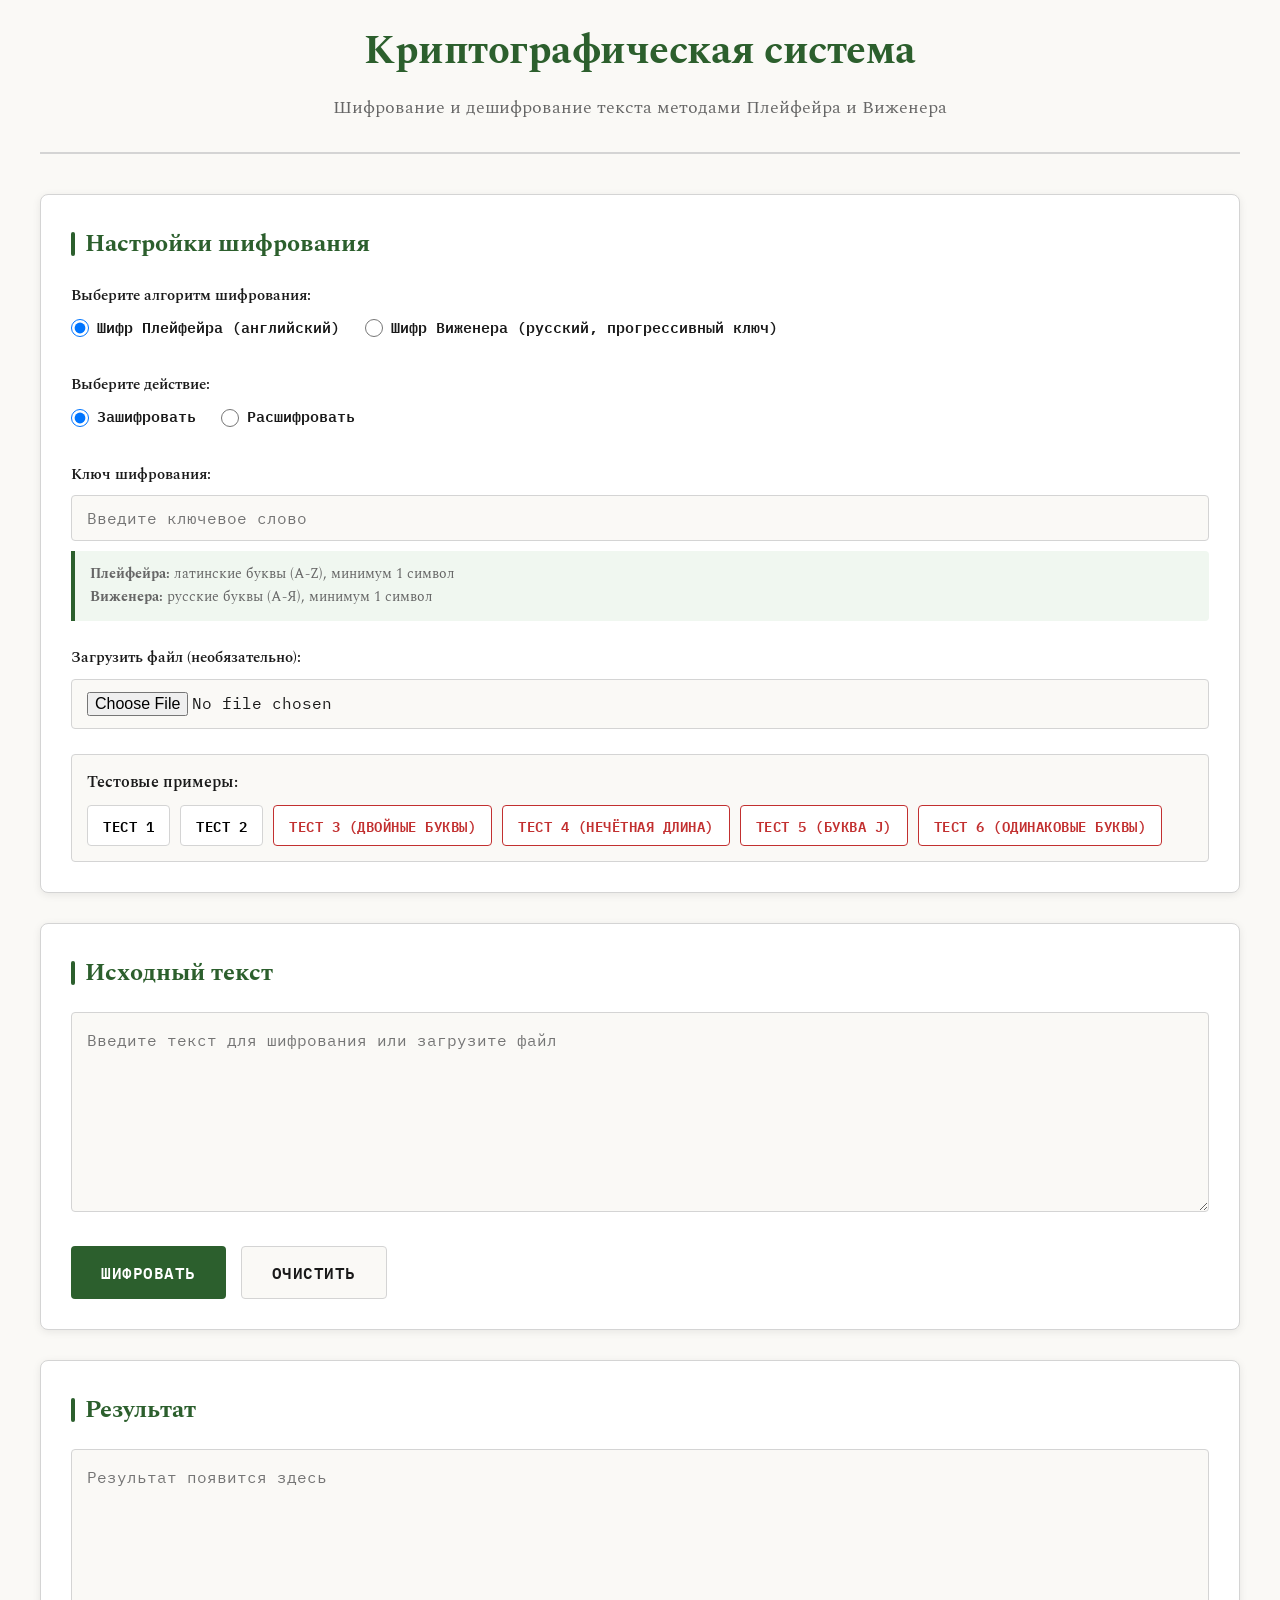
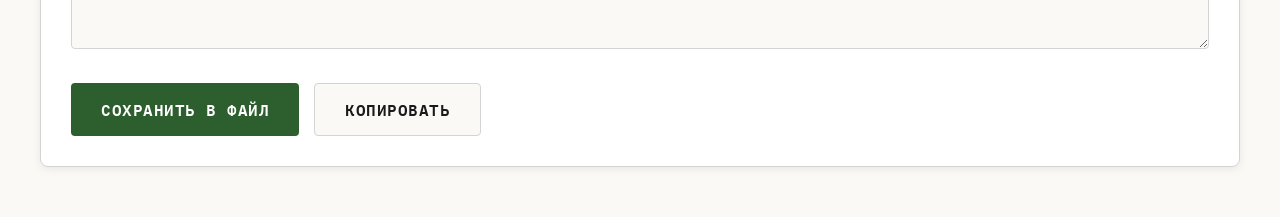
<file: index.html>
<!DOCTYPE html>
<html lang="ru">
<head>
    <meta charset="UTF-8">
    <meta name="viewport" content="width=device-width, initial-scale=1.0">
    <title>Криптографическая система - Шифрование текста</title>
    <link rel="stylesheet" href="styles.css">
<base target="_blank">
</head>
<body>
    <div class="container">
        <header>
            <h1>Криптографическая система</h1>
            <p class="subtitle">Шифрование и дешифрование текста методами Плейфейра и Виженера</p>
        </header>
        
        <div class="main-grid">
            <div class="card">
                <h2 class="card-title">Настройки шифрования</h2>
                
                <div class="message" id="message"></div>
                
                <div class="form-group">
                    <label>Выберите алгоритм шифрования:</label>
                    <div class="radio-group">
                        <label class="radio-option">
                            <input type="radio" name="cipher" value="playfair" checked>
                            Шифр Плейфейра (английский)
                        </label>
                        <label class="radio-option">
                            <input type="radio" name="cipher" value="vigenere">
                            Шифр Виженера (русский, прогрессивный ключ)
                        </label>
                    </div>
                </div>
                
                <div class="form-group">
                    <label>Выберите действие:</label>
                    <div class="radio-group">
                        <label class="radio-option">
                            <input type="radio" name="action" value="encrypt" checked>
                            Зашифровать
                        </label>
                        <label class="radio-option">
                            <input type="radio" name="action" value="decrypt">
                            Расшифровать
                        </label>
                    </div>
                </div>
                
                <div class="form-group">
                    <label for="key">Ключ шифрования:</label>
                    <input type="text" id="key" placeholder="Введите ключевое слово" />
                    <div class="key-info">
                        <strong>Плейфейра:</strong> латинские буквы (A-Z), минимум 1 символ<br>
                        <strong>Виженера:</strong> русские буквы (А-Я), минимум 1 символ
                    </div>
                </div>
                
                <div class="form-group">
                    <label for="fileInput">Загрузить файл (необязательно):</label>
                    <input type="file" id="fileInput" accept=".txt" />
                </div>
                
                <div class="test-examples">
                    <div class="test-examples-title">Тестовые примеры:</div>
                    <div class="test-buttons" id="testButtons">
                    </div>
                </div>
            </div>
            
            <div class="card">
                <h2 class="card-title">Исходный текст</h2>
                <div class="form-group">
                    <textarea id="inputText" placeholder="Введите текст для шифрования или загрузите файл"></textarea>
                </div>
                <div class="button-group">
                    <button class="btn-primary" onclick="processText()" id="processBtn">Шифровать</button>
                    <button class="btn-secondary" onclick="clearInput()">Очистить</button>
                </div>
            </div>
            
            <div class="card">
                <h2 class="card-title">Результат</h2>
                <div class="form-group">
                    <textarea id="outputText" placeholder="Результат появится здесь" readonly></textarea>
                </div>
                <div class="button-group">
                    <button class="btn-primary" onclick="saveToFile()">Сохранить в файл</button>
                    <button class="btn-secondary" onclick="copyToClipboard()">Копировать</button>
                </div>
            </div>
        </div>
    </div>
    
    <script src="script.js"></script>
</body>
</html>
</file>
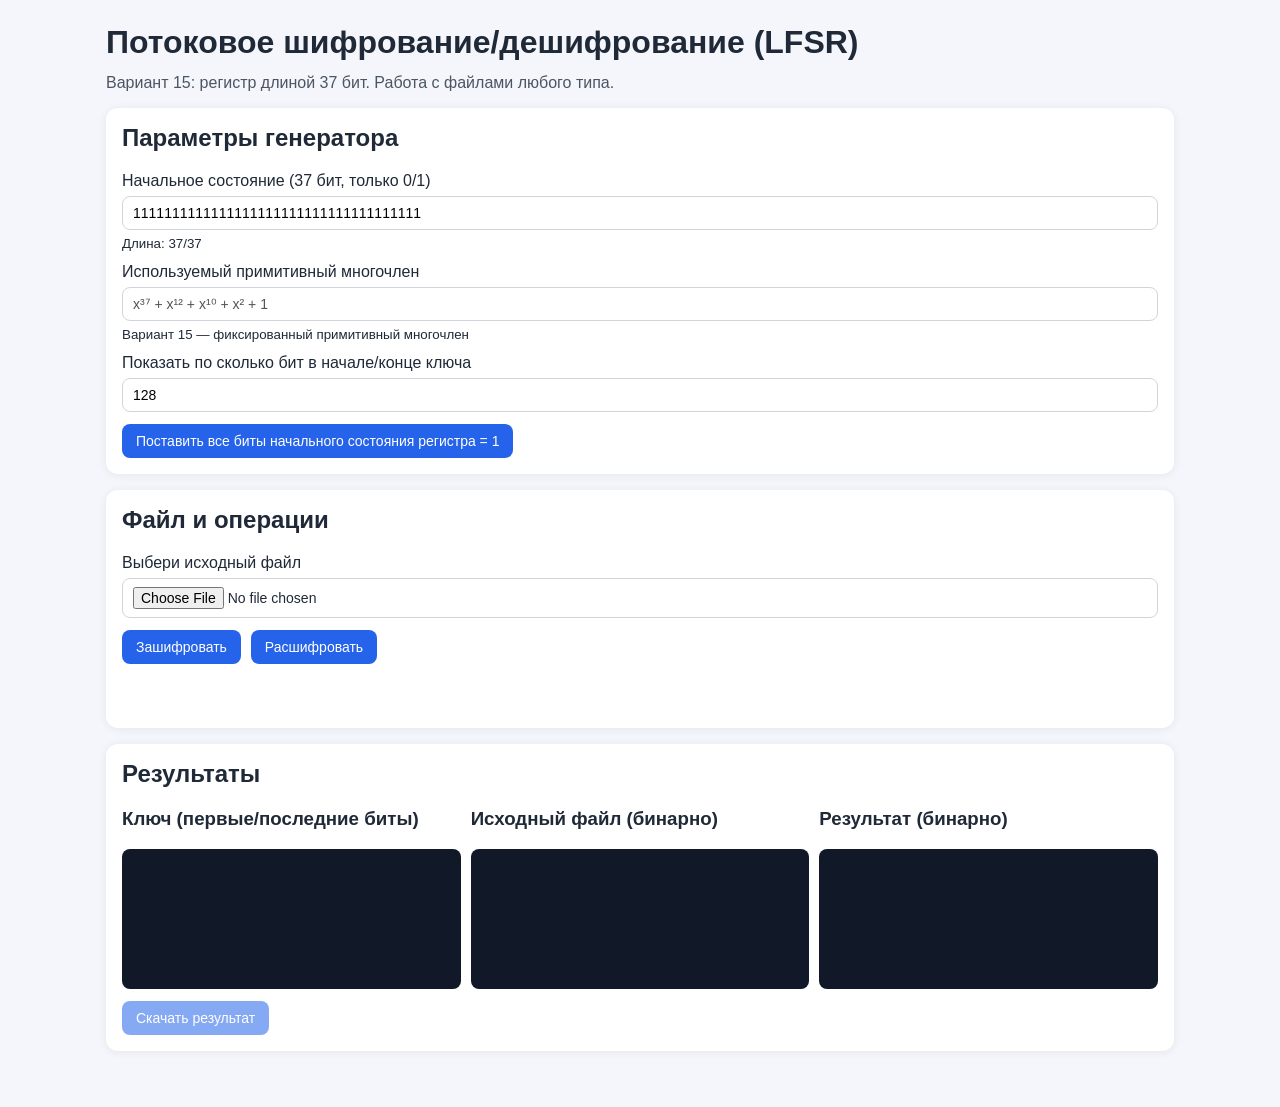
<file: lab2/index.html>
<!doctype html>
<html lang="ru">
  <head>
    <meta charset="UTF-8" />
    <meta name="viewport" content="width=device-width, initial-scale=1.0" />
    <title>Лаба 2 — Потоковый шифр на LFSR</title>
    <link rel="stylesheet" href="./css/main.css" />
  </head>
  <body>
    <main class="container">
      <h1>Потоковое шифрование/дешифрование (LFSR)</h1>
      <p class="subtitle">
        Вариант 15: регистр длиной 37 бит. Работа с файлами любого типа.
      </p>

      <section class="card">
        <h2>Параметры генератора</h2>

        <div class="grid">
          <label class="field">
            <span>Начальное состояние (37 бит, только 0/1)</span>
            <input id="seedInput" type="text" maxlength="37" autocomplete="off" />
            <small id="seedHint"></small>
          </label>

          <label class="field">
            <span>Используемый примитивный многочлен</span>
            <input type="text" value="x³⁷ + x¹² + x¹⁰ + x² + 1" disabled />
            <small>Вариант 15 — фиксированный примитивный многочлен</small>
          </label>

          <label class="field">
            <span>Показать по сколько бит в начале/конце ключа</span>
            <input id="keyPreviewBits" type="number" value="128" min="8" max="2048" step="8" />
          </label>
        </div>

        <div class="controls">
          <button id="setOnesBtn" type="button">Поставить все биты начального состояния регистра = 1</button>
        </div>
      </section>

      <section class="card">
        <h2>Файл и операции</h2>
        <div class="grid">
          <label class="field">
            <span>Выбери исходный файл</span>
            <input id="fileInput" type="file" />
          </label>
        </div>
        <div class="controls">
          <button id="encryptBtn" type="button">Зашифровать</button>
          <button id="decryptBtn" type="button">Расшифровать</button>
        </div>
        <p id="status" class="status"></p>
      </section>

      <section class="card">
        <h2>Результаты</h2>
        <div class="results-grid">
          <article>
            <h3>Ключ (первые/последние биты)</h3>
            <pre id="keyBitsOut" class="mono"></pre>
          </article>
          <article>
            <h3>Исходный файл (бинарно)</h3>
            <pre id="srcBitsOut" class="mono"></pre>
          </article>
          <article>
            <h3>Результат (бинарно)</h3>
            <pre id="dstBitsOut" class="mono"></pre>
          </article>
        </div>
        <div class="controls">
          <a id="downloadLink" class="download disabled" href="#">Скачать результат</a>
        </div>
      </section>
    </main>

    <script type="module" src="./js/app.js"></script>
  </body>
</html>
</file>
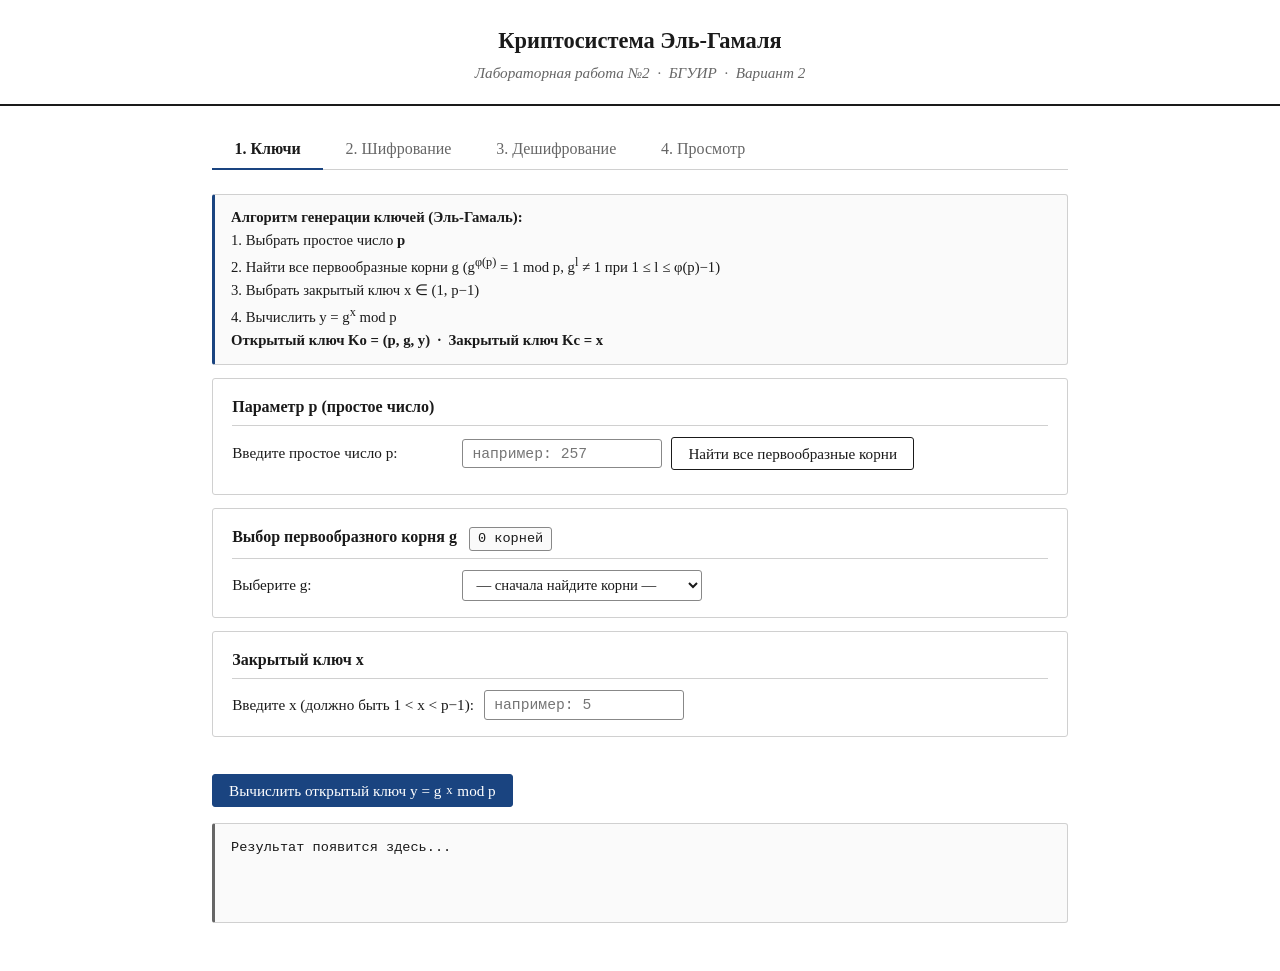
<file: lab3/code/index.html>
<!DOCTYPE html>
<html lang="ru">
<head>
    <meta charset="UTF-8">
    <meta name="viewport" content="width=device-width, initial-scale=1.0">
    <title>Криптосистема Эль-Гамаля — БГУИР</title>
    <link rel="stylesheet" href="css/style.css">
</head>
<body>

<!-- ════════════ ШАПКА ════════════ -->
<header class="header">
    <div class="header-title">Криптосистема Эль-Гамаля</div>
    <div class="header-sub">Лабораторная работа №2 &nbsp;·&nbsp; БГУИР &nbsp;·&nbsp; Вариант 2</div>
</header>

<!-- ════════════ ОСНОВНОЙ КОНТЕНТ ════════════ -->
<main class="container">

    <!-- ── Вкладки навигации ── -->
    <nav class="tabs-nav">
        <button class="tab-btn active" data-tab="tab-keys">1. Ключи</button>
        <button class="tab-btn"        data-tab="tab-encrypt">2. Шифрование</button>
        <button class="tab-btn"        data-tab="tab-decrypt">3. Дешифрование</button>
        <button class="tab-btn"        data-tab="tab-view">4. Просмотр</button>
    </nav>

    <!-- ═══════════════════════════════════════
         ВКЛАДКА 1: Генерация ключей
    ═══════════════════════════════════════ -->
    <section id="tab-keys" class="tab-panel active">

        <!-- Теоретическая справка -->
        <div class="info-card">
            <strong>Алгоритм генерации ключей (Эль-Гамаль):</strong><br>
            1. Выбрать простое число <strong>p</strong><br>
            2. Найти все первообразные корни g (g<sup>φ(p)</sup> = 1 mod p, g<sup>l</sup> ≠ 1 при 1 ≤ l ≤ φ(p)−1)<br>
            3. Выбрать закрытый ключ x ∈ (1, p−1)<br>
            4. Вычислить y = g<sup>x</sup> mod p<br>
            <strong>Открытый ключ Ko = (p, g, y) &nbsp;·&nbsp; Закрытый ключ Kc = x</strong>
        </div>

        <!-- Шаг 1: ввод p и поиск корней -->
        <div class="section">
            <div class="section-title">Параметр p (простое число)</div>
            <div class="field-row">
                <label for="param-p">Введите простое число p:</label>
                <input type="text" id="param-p" placeholder="например: 257" inputmode="numeric">
                <button class="btn" id="btn-find-roots">Найти все первообразные корни</button>
            </div>
            <div class="progress-wrap" id="key-progress">
                <div class="progress-track"><div class="progress-bar"></div></div>
            </div>
        </div>

        <!-- Шаг 2: выбор g -->
        <div class="section">
            <div class="section-title">
                Выбор первообразного корня g
                <span class="badge" id="roots-count">0 корней</span>
            </div>
            <div class="field-row">
                <label for="param-g">Выберите g:</label>
                <select id="param-g">
                    <option value="">— сначала найдите корни —</option>
                </select>
            </div>
        </div>

        <!-- Шаг 3: закрытый ключ x -->
        <div class="section">
            <div class="section-title">Закрытый ключ x</div>
            <div class="field-row">
                <label for="param-x">Введите x (должно быть 1 &lt; x &lt; p−1):</label>
                <input type="text" id="param-x" placeholder="например: 5" inputmode="numeric">
            </div>
        </div>

        <!-- Hints (валидация) -->
        <div class="hint-box" id="key-hint"></div>

        <!-- Кнопка вычисления -->
        <button class="btn btn-primary" id="btn-gen-keys" style="margin-bottom:1rem">
            Вычислить открытый ключ y = g<sup>x</sup> mod p
        </button>

        <!-- Вывод -->
        <div class="output-box" id="key-output">Результат появится здесь...</div>

    </section><!-- /tab-keys -->


    <!-- ═══════════════════════════════════════
         ВКЛАДКА 2: Шифрование
    ═══════════════════════════════════════ -->
    <section id="tab-encrypt" class="tab-panel">

        <div class="info-card">
            <strong>Алгоритм шифрования (побайтово):</strong><br>
            Для каждого байта m: выбрать k взаимно простое с p−1 &nbsp;→&nbsp;
            a = g<sup>k</sup> mod p, &nbsp; b = y<sup>k</sup>·m mod p<br>
            Первый блок шифруется введённым k, остальные — случайными k.<br>
            <strong>p должно быть &gt; 255 для шифрования любых файлов.</strong>
        </div>

        <!-- Выбор файла -->
        <div class="section">
            <div class="section-title">Исходный файл</div>
            <div class="file-zone">
                <button class="btn btn-sm btn-secondary" id="btn-enc-choose-file">Выбрать файл</button>
                <span class="file-label" id="enc-file-label">Файл не выбран</span>
            </div>
            <input type="file" id="enc-file-input" style="display:none">
        </div>

        <!-- Параметр k -->
        <div class="section">
            <div class="section-title">Параметр k для первого блока</div>
            <div class="field-row">
                <label for="enc-k">k (взаимно простое с p−1, 1 &lt; k &lt; p−1):</label>
                <input type="text" id="enc-k" placeholder="например: 7" inputmode="numeric">
            </div>
            <div class="hint-box" id="enc-k-hint"></div>
        </div>

        <!-- Кнопка и прогресс -->
        <button class="btn btn-primary" id="btn-encrypt" style="margin-bottom:0.8rem">
            Зашифровать файл
        </button>

        <div class="progress-wrap" id="enc-progress">
            <div class="progress-track"><div class="progress-bar"></div></div>
        </div>

        <!-- Вывод и скачивание -->
        <div class="output-box" id="enc-output">Результат появится здесь...</div>
        <div id="enc-download-area"></div>

    </section><!-- /tab-encrypt -->


    <!-- ═══════════════════════════════════════
         ВКЛАДКА 3: Дешифрование
    ═══════════════════════════════════════ -->
    <section id="tab-decrypt" class="tab-panel">

        <div class="info-card">
            <strong>Алгоритм дешифрования:</strong><br>
            Для каждой пары (a, b): &nbsp; m = b · a<sup>−x</sup> mod p = b · (a<sup>x</sup>)<sup>−1</sup> mod p<br>
            Введите закрытый ключ x и параметр p (или загрузите .enc файл — p подставится автоматически).
        </div>

        <!-- Выбор .enc файла -->
        <div class="section">
            <div class="section-title">Зашифрованный файл (.enc)</div>
            <div class="file-zone">
                <button class="btn btn-sm btn-secondary" id="btn-dec-choose-file">Выбрать .enc файл</button>
                <span class="file-label" id="dec-file-label">Файл не выбран</span>
            </div>
            <input type="file" id="dec-file-input" style="display:none" accept=".enc">
        </div>

        <!-- Ключи -->
        <div class="section">
            <div class="section-title">Ключи для расшифровки</div>
            <div class="field-row">
                <label for="dec-x">Закрытый ключ x:</label>
                <input type="text" id="dec-x" placeholder="x" inputmode="numeric">
            </div>
            <div class="field-row">
                <label for="dec-p">Параметр p:</label>
                <input type="text" id="dec-p" placeholder="p (заполняется из файла)" inputmode="numeric">
            </div>
            <button class="btn btn-sm btn-secondary" id="btn-dec-fill-keys" style="margin-top:0.4rem">
                Заполнить из сгенерированных ключей
            </button>
        </div>

        <!-- Кнопка и прогресс -->
        <button class="btn btn-primary" id="btn-decrypt" style="margin-bottom:0.8rem">
            Расшифровать файл
        </button>

        <div class="progress-wrap" id="dec-progress">
            <div class="progress-track"><div class="progress-bar"></div></div>
        </div>

        <!-- Вывод и скачивание -->
        <div class="output-box" id="dec-output">Результат появится здесь...</div>
        <div id="dec-download-area"></div>

    </section><!-- /tab-decrypt -->


    <!-- ═══════════════════════════════════════
         ВКЛАДКА 4: Просмотр файлов
    ═══════════════════════════════════════ -->
    <section id="tab-view" class="tab-panel">

        <div class="info-card">
            Просмотр содержимого любого файла. Для <strong>.enc файлов</strong> — автоматически
            разбирает заголовок и показывает пары (a, b). Для обычных файлов — отображает байты в десятичной системе.
        </div>

        <!-- Выбор файла -->
        <div class="section">
            <div class="section-title">Файл для просмотра</div>
            <div class="file-zone">
                <button class="btn btn-sm btn-secondary" id="btn-view-choose-file">Выбрать файл</button>
                <span class="file-label" id="view-file-label">Файл не выбран</span>
            </div>
            <input type="file" id="view-file-input" style="display:none">
        </div>

        <button class="btn" id="btn-view" style="margin-bottom:0.8rem">
            Показать содержимое
        </button>

        <div class="output-box" id="view-output" style="max-height:460px">Результат появится здесь...</div>

    </section><!-- /tab-view -->

</main>

<!-- ════════════ TOAST ════════════ -->
<div class="toast" id="toast"></div>

<!-- ════════════ СКРИПТЫ ════════════ -->
<!-- Порядок важен: utils.js → elgamal.js → ui.js -->
<script src="js/utils.js"></script>
<script src="js/elgamal.js"></script>
<script src="js/ui.js"></script>

<!-- Обновляем счётчик корней при изменении select -->
<script>
    // Обновляем badge с количеством корней после инициализации
    document.getElementById('param-g').addEventListener('change', () => {
        const count = document.getElementById('param-g').options.length - 1;
        document.getElementById('roots-count').textContent = count + ' корней';
    });

    // Хак: обновляем счётчик при поиске корней
    const origFindRoots = document.getElementById('btn-find-roots');
    const observer = new MutationObserver(() => {
        const count = document.getElementById('param-g').options.length - 1;
        if (count > 0) {
            document.getElementById('roots-count').textContent = count + ' корней';
        }
    });
    observer.observe(document.getElementById('param-g'), { childList: true });
</script>

</body>
</html>
</file>
<file: styles.css>
@import url('https://fonts.googleapis.com/css2?family=IBM+Plex+Mono:wght@400;600&family=Spectral:wght@400;700&display=swap');

* {
    margin: 0;
    padding: 0;
    box-sizing: border-box;
}

:root {
    --bg-primary: #faf9f6;
    --bg-secondary: #ffffff;
    --text-primary: #1a1a1a;
    --text-secondary: #666666;
    --accent: #2c5f2d;
    --accent-hover: #1e4620;
    --border: #d4d4d4;
    --error: #c23030;
    --success: #2c5f2d;
    --shadow: rgba(0, 0, 0, 0.08);
}

body {
    font-family: 'Spectral', serif;
    background: var(--bg-primary);
    color: var(--text-primary);
    line-height: 1.6;
    min-height: 100vh;
    padding: 20px;
}

.container {
    max-width: 1200px;
    margin: 0 auto;
}

header {
    text-align: center;
    margin-bottom: 40px;
    padding-bottom: 30px;
    border-bottom: 2px solid var(--border);
}

h1 {
    font-size: 2.5rem;
    font-weight: 700;
    color: var(--accent);
    margin-bottom: 10px;
    letter-spacing: -0.5px;
}

.subtitle {
    font-size: 1.1rem;
    color: var(--text-secondary);
    font-weight: 400;
}

.main-grid {
    display: grid;
    grid-template-columns: 1fr;
    gap: 30px;
    margin-bottom: 30px;
}

.card {
    background: var(--bg-secondary);
    border: 1px solid var(--border);
    border-radius: 8px;
    padding: 30px;
    box-shadow: 0 2px 8px var(--shadow);
}

.card-title {
    font-size: 1.5rem;
    font-weight: 700;
    margin-bottom: 20px;
    color: var(--accent);
    display: flex;
    align-items: center;
    gap: 10px;
}

.card-title::before {
    content: '';
    display: inline-block;
    width: 4px;
    height: 24px;
    background: var(--accent);
    border-radius: 2px;
}

.form-group {
    margin-bottom: 25px;
}

label {
    display: block;
    margin-bottom: 8px;
    font-weight: 600;
    font-size: 0.95rem;
    color: var(--text-primary);
}

.radio-group {
    display: flex;
    gap: 25px;
    margin-bottom: 20px;
    flex-wrap: wrap;
}

.radio-option {
    display: flex;
    align-items: center;
    cursor: pointer;
    font-family: 'IBM Plex Mono', monospace;
}

.radio-option input[type="radio"] {
    margin-right: 8px;
    cursor: pointer;
    width: 18px;
    height: 18px;
}

select, input[type="text"], input[type="file"] {
    width: 100%;
    padding: 12px 15px;
    border: 1px solid var(--border);
    border-radius: 4px;
    font-size: 1rem;
    font-family: 'IBM Plex Mono', monospace;
    background: var(--bg-primary);
    transition: all 0.2s;
}

select:focus, input[type="text"]:focus {
    outline: none;
    border-color: var(--accent);
    box-shadow: 0 0 0 3px rgba(44, 95, 45, 0.1);
}

textarea {
    width: 100%;
    min-height: 200px;
    padding: 15px;
    border: 1px solid var(--border);
    border-radius: 4px;
    font-size: 1rem;
    font-family: 'IBM Plex Mono', monospace;
    line-height: 1.5;
    resize: vertical;
    background: var(--bg-primary);
    transition: all 0.2s;
}

textarea:focus {
    outline: none;
    border-color: var(--accent);
    box-shadow: 0 0 0 3px rgba(44, 95, 45, 0.1);
}

.button-group {
    display: flex;
    gap: 15px;
    flex-wrap: wrap;
}

button {
    padding: 12px 30px;
    border: none;
    border-radius: 4px;
    font-size: 1rem;
    font-weight: 600;
    font-family: 'IBM Plex Mono', monospace;
    cursor: pointer;
    transition: all 0.2s;
    text-transform: uppercase;
    letter-spacing: 0.5px;
}

.btn-primary {
    background: var(--accent);
    color: white;
}

.btn-primary:hover {
    background: var(--accent-hover);
    transform: translateY(-1px);
    box-shadow: 0 4px 12px var(--shadow);
}

.btn-secondary {
    background: var(--bg-primary);
    color: var(--text-primary);
    border: 1px solid var(--border);
}

.btn-secondary:hover {
    background: white;
    border-color: var(--accent);
}

.message {
    padding: 12px 15px;
    border-radius: 4px;
    margin-bottom: 20px;
    font-family: 'IBM Plex Mono', monospace;
    font-size: 0.9rem;
    display: none;
}

.message.error {
    background: #fee;
    border: 1px solid var(--error);
    color: var(--error);
}

.message.success {
    background: #efe;
    border: 1px solid var(--success);
    color: var(--success);
}

.message.show {
    display: block;
    animation: slideIn 0.3s ease;
}

@keyframes slideIn {
    from {
        opacity: 0;
        transform: translateY(-10px);
    }
    to {
        opacity: 1;
        transform: translateY(0);
    }
}

.test-examples {
    background: var(--bg-primary);
    border: 1px solid var(--border);
    border-radius: 4px;
    padding: 15px;
    margin-top: 15px;
}

.test-examples-title {
    font-weight: 600;
    margin-bottom: 10px;
    color: var(--text-primary);
}

.test-buttons {
    display: flex;
    gap: 10px;
    flex-wrap: wrap;
}

.test-btn {
    padding: 8px 15px;
    background: white;
    border: 1px solid var(--border);
    border-radius: 4px;
    cursor: pointer;
    font-family: 'IBM Plex Mono', monospace;
    font-size: 0.85rem;
    transition: all 0.2s;
}

.test-btn:hover {
    background: var(--accent);
    color: white;
    border-color: var(--accent);
}

.test-btn.edge-case {
    border-color: #c23030;
    color: #c23030;
}

.test-btn.edge-case:hover {
    background: #c23030;
    color: white;
}

.key-info {
    background: #f0f7f0;
    border-left: 4px solid var(--accent);
    padding: 12px 15px;
    margin-top: 10px;
    font-size: 0.9rem;
    color: var(--text-secondary);
    border-radius: 0 4px 4px 0;
}

@media (max-width: 768px) {
    h1 {
        font-size: 2rem;
    }
    
    .card {
        padding: 20px;
    }
    
    .button-group {
        flex-direction: column;
    }
    
    button {
        width: 100%;
    }
}
</file>
<file: lab2/css/main.css>
* {
  box-sizing: border-box;
}

body {
  margin: 0;
  font-family: Arial, Helvetica, sans-serif;
  background: #f4f6fb;
  color: #1f2937;
}

.container {
  max-width: 1100px;
  margin: 24px auto;
  padding: 0 16px 32px;
}

h1,
h2,
h3 {
  margin-top: 0;
}

.subtitle {
  margin-top: -8px;
  color: #4b5563;
}

.card {
  background: #fff;
  border-radius: 12px;
  padding: 16px;
  margin-top: 16px;
  box-shadow: 0 1px 10px rgba(0, 0, 0, 0.07);
}

.grid {
  display: grid;
  gap: 12px;
}

.field {
  display: grid;
  gap: 6px;
}

input[type="text"],
input[type="number"],
input[type="file"] {
  width: 100%;
  border: 1px solid #d1d5db;
  border-radius: 8px;
  padding: 8px 10px;
  font-size: 14px;
  background: #fff;
}

.controls {
  display: flex;
  gap: 10px;
  margin-top: 12px;
  flex-wrap: wrap;
}

button,
.download {
  border: 0;
  border-radius: 8px;
  background: #2563eb;
  color: #fff;
  padding: 9px 14px;
  cursor: pointer;
  text-decoration: none;
  font-size: 14px;
}

button:hover,
.download:hover {
  background: #1d4ed8;
}

.download.disabled {
  pointer-events: none;
  opacity: 0.55;
}

.status {
  margin-top: 12px;
  min-height: 20px;
  color: #0f766e;
  font-weight: 600;
}

.results-grid {
  display: grid;
  gap: 10px;
  grid-template-columns: 1fr;
}

@media (min-width: 900px) {
  .results-grid {
    grid-template-columns: 1fr 1fr 1fr;
  }
}

.mono {
  margin: 0;
  white-space: pre-wrap;
  word-break: break-all;
  background: #111827;
  color: #e5e7eb;
  border-radius: 8px;
  padding: 10px;
  min-height: 140px;
  max-height: 340px;
  overflow: auto;
  font-family: ui-monospace, SFMono-Regular, Menlo, Monaco, Consolas, "Liberation Mono",
    "Courier New", monospace;
  font-size: 12px;
  line-height: 1.3;
}
</file>
<file: lab3/code/css/style.css>
/*
 * style.css — Минималистичный академический стиль
 * Белый фон, строгая типографика, без декоративных элементов
 */

/* ══════════════════════════════════════════
   CSS-переменные
══════════════════════════════════════════ */
:root {
    --bg:       #ffffff;
    --surface:  #fafafa;       /* фон секций — едва заметный серый */
    --border:   #d0d0d0;       /* основные границы */
    --border-strong: #888888;  /* акцентные границы */

    --text:     #1a1a1a;       /* основной текст — почти чёрный */
    --text-dim: #666666;       /* приглушённый текст */
    --text-mute:#999999;       /* очень приглушённый */

    --accent:   #1a4480;       /* строгий тёмно-синий (как в офиц. документах) */
    --accent-hover: #0d2e5c;

    --ok:    #2d6e2d;
    --warn:  #8a6a00;
    --err:   #a52828;

    --radius: 3px;             /* минимальное скругление */
    --font-base: 'Times New Roman', Georgia, serif;
    --font-mono: 'Consolas', 'Courier New', monospace;
}

/* ══════════════════════════════════════════
   Сброс и базовые стили
══════════════════════════════════════════ */
*, *::before, *::after { box-sizing: border-box; margin: 0; padding: 0; }

html { font-size: 16px; }

body {
    background: var(--bg);
    color: var(--text);
    font-family: var(--font-base);
    font-size: 1rem;
    line-height: 1.5;
    min-height: 100vh;
}

/* ══════════════════════════════════════════
   Шапка
══════════════════════════════════════════ */
.header {
    border-bottom: 2px solid var(--text);
    padding: 1.5rem 2rem 1.2rem;
    background: var(--bg);
}

.header-icon { display: none; }   /* убираем эмодзи-иконку */
.status-dot { display: none; }    /* убираем мигающий индикатор */

.header-title {
    font-size: 1.4rem;
    font-weight: 700;
    color: var(--text);
    text-align: center;
    margin-bottom: 0.3rem;
}

.header-sub {
    font-size: 0.95rem;
    color: var(--text-dim);
    text-align: center;
    font-style: italic;
}

/* ══════════════════════════════════════════
   Контейнер и вкладки
══════════════════════════════════════════ */
.container {
    max-width: 920px;
    margin: 0 auto;
    padding: 1.5rem 2rem 3rem;
}

.tabs-nav {
    display: flex;
    border-bottom: 1px solid var(--border);
    margin-bottom: 1.5rem;
}

.tab-btn {
    background: transparent;
    border: none;
    border-bottom: 2px solid transparent;
    color: var(--text-dim);
    font-family: var(--font-base);
    font-size: 1rem;
    font-weight: 400;
    padding: 0.6rem 1.4rem;
    cursor: pointer;
    margin-bottom: -1px;
    transition: color 0.15s, border-color 0.15s;
}

.tab-btn:hover { color: var(--text); }

.tab-btn.active {
    color: var(--text);
    border-bottom-color: var(--accent);
    font-weight: 700;
}

.tab-panel { display: none; }
.tab-panel.active { display: block; }

/* ══════════════════════════════════════════
   Секции и поля ввода
══════════════════════════════════════════ */
.section {
    background: var(--bg);
    border: 1px solid var(--border);
    border-radius: var(--radius);
    padding: 1rem 1.2rem;
    margin-bottom: 0.8rem;
}

.section-title {
    font-size: 1rem;
    font-weight: 700;
    color: var(--text);
    margin-bottom: 0.7rem;
    padding-bottom: 0.4rem;
    border-bottom: 1px solid var(--border);
}
.section-title::before { display: none; }   /* убираем декоративную чёрточку */

.field-row {
    display: flex;
    align-items: center;
    flex-wrap: wrap;
    gap: 0.6rem;
    margin-bottom: 0.5rem;
}
.field-row:last-child { margin-bottom: 0; }

label {
    font-size: 0.95rem;
    color: var(--text);
    min-width: 220px;
}

input[type="text"],
input[type="number"],
select {
    background: var(--bg);
    border: 1px solid var(--border-strong);
    border-radius: var(--radius);
    color: var(--text);
    font-family: var(--font-mono);
    font-size: 0.92rem;
    padding: 0.35rem 0.6rem;
    width: 200px;
    outline: none;
    transition: border-color 0.15s;
}
input:focus, select:focus {
    border-color: var(--accent);
}
select {
    cursor: pointer;
    width: 240px;
    font-family: var(--font-base);
}

/* ══════════════════════════════════════════
   Кнопки — строгий академический стиль
══════════════════════════════════════════ */
.btn {
    display: inline-flex;
    align-items: center;
    gap: 0.3rem;
    background: var(--bg);
    border: 1px solid var(--text);
    color: var(--text);
    font-family: var(--font-base);
    font-size: 0.95rem;
    font-weight: 400;
    padding: 0.4rem 1rem;
    border-radius: var(--radius);
    cursor: pointer;
    transition: background 0.15s, color 0.15s;
}
.btn:hover {
    background: var(--text);
    color: var(--bg);
}
.btn:disabled {
    opacity: 0.4;
    cursor: not-allowed;
    background: var(--bg);
    color: var(--text);
}

.btn-primary {
    background: var(--accent);
    color: var(--bg);
    border-color: var(--accent);
}
.btn-primary:hover {
    background: var(--accent-hover);
    border-color: var(--accent-hover);
    color: var(--bg);
}

.btn-secondary {
    border-color: var(--border-strong);
    color: var(--text);
}
.btn-secondary:hover {
    background: var(--surface);
    color: var(--text);
}

.btn-sm { font-size: 0.85rem; padding: 0.3rem 0.7rem; }

/* ══════════════════════════════════════════
   Выбор файла
══════════════════════════════════════════ */
.file-zone {
    display: flex;
    align-items: center;
    gap: 0.6rem;
    flex-wrap: wrap;
}

.file-label {
    font-family: var(--font-mono);
    font-size: 0.88rem;
    color: var(--text-mute);
    padding: 0.3rem 0.7rem;
    border: 1px solid var(--border);
    border-radius: var(--radius);
    min-width: 220px;
    background: var(--surface);
}
.file-label.has-file {
    color: var(--text);
    background: var(--bg);
}

/* ══════════════════════════════════════════
   Прогресс-бар
══════════════════════════════════════════ */
.progress-wrap {
    display: none;
    margin: 0.6rem 0;
}
.progress-track {
    height: 4px;
    background: var(--border);
    border-radius: 2px;
    overflow: hidden;
}
.progress-bar {
    height: 100%;
    background: var(--accent);
    width: 0%;
    transition: width 0.1s linear;
}

/* ══════════════════════════════════════════
   Вывод результатов
══════════════════════════════════════════ */
.output-box {
    background: var(--surface);
    border: 1px solid var(--border);
    border-radius: var(--radius);
    border-left: 3px solid var(--text-dim);
    font-family: var(--font-mono);
    font-size: 0.85rem;
    color: var(--text);
    padding: 0.8rem 1rem;
    min-height: 100px;
    max-height: 340px;
    overflow-y: auto;
    white-space: pre-wrap;
    word-break: break-all;
    line-height: 1.55;
}

.output-box::-webkit-scrollbar { width: 8px; }
.output-box::-webkit-scrollbar-track { background: var(--surface); }
.output-box::-webkit-scrollbar-thumb { background: var(--border-strong); border-radius: 2px; }

/* ══════════════════════════════════════════
   Hints (валидация)
══════════════════════════════════════════ */
.hint-box {
    font-size: 0.88rem;
    font-family: var(--font-mono);
    line-height: 1.6;
    min-height: 20px;
    margin: 0.3rem 0;
}
.hint-ok   { color: var(--ok); }
.hint-warn { color: var(--warn); }
.hint-err  { color: var(--err); }
.hint-info { color: var(--text-dim); }

/* ══════════════════════════════════════════
   Кнопка скачивания
══════════════════════════════════════════ */
.download-btn {
    display: inline-flex;
    align-items: center;
    gap: 0.4rem;
    margin-top: 0.7rem;
    padding: 0.45rem 1rem;
    background: var(--accent);
    border: 1px solid var(--accent);
    border-radius: var(--radius);
    color: var(--bg);
    font-family: var(--font-base);
    font-size: 0.95rem;
    text-decoration: none;
    transition: background 0.15s;
}
.download-btn:hover {
    background: var(--accent-hover);
    border-color: var(--accent-hover);
    color: var(--bg);
}

/* ══════════════════════════════════════════
   Toast-уведомления
══════════════════════════════════════════ */
.toast {
    position: fixed;
    bottom: 1.5rem;
    right: 1.5rem;
    padding: 0.7rem 1.2rem;
    border-radius: var(--radius);
    font-family: var(--font-base);
    font-size: 0.95rem;
    background: var(--bg);
    border: 1px solid var(--text);
    color: var(--text);
    opacity: 0;
    transform: translateY(8px);
    transition: opacity 0.25s, transform 0.25s;
    z-index: 1000;
    max-width: 360px;
    pointer-events: none;
    box-shadow: 0 2px 8px rgba(0,0,0,0.08);
}
.toast.show { opacity: 1; transform: translateY(0); }

.toast-success { border-color: var(--ok);  color: var(--ok); }
.toast-error   { border-color: var(--err); color: var(--err); }
.toast-info    { border-color: var(--text-dim); color: var(--text-dim); }

/* ══════════════════════════════════════════
   Информационный блок (теоретическая справка)
══════════════════════════════════════════ */
.info-card {
    background: var(--surface);
    border: 1px solid var(--border);
    border-left: 3px solid var(--accent);
    border-radius: var(--radius);
    padding: 0.7rem 1rem;
    font-size: 0.92rem;
    color: var(--text);
    line-height: 1.6;
    margin-bottom: 0.8rem;
}
.info-card strong { color: var(--text); }

/* ══════════════════════════════════════════
   Badge с количеством корней
══════════════════════════════════════════ */
.badge {
    display: inline-block;
    background: var(--surface);
    border: 1px solid var(--border-strong);
    color: var(--text);
    font-size: 0.85rem;
    font-weight: 400;
    padding: 0.05rem 0.5rem;
    border-radius: var(--radius);
    font-family: var(--font-mono);
    margin-left: 0.5rem;
}

/* ══════════════════════════════════════════
   Адаптив
══════════════════════════════════════════ */
@media (max-width: 640px) {
    .header { padding: 1rem; }
    .header-title { font-size: 1.15rem; }
    .container { padding: 1rem; }
    .tab-btn { padding: 0.5rem 0.7rem; font-size: 0.9rem; }
    label { min-width: unset; width: 100%; }
    input[type="text"], input[type="number"], select { width: 100%; }
    .toast { right: 1rem; left: 1rem; bottom: 1rem; max-width: unset; }
}
</file>
